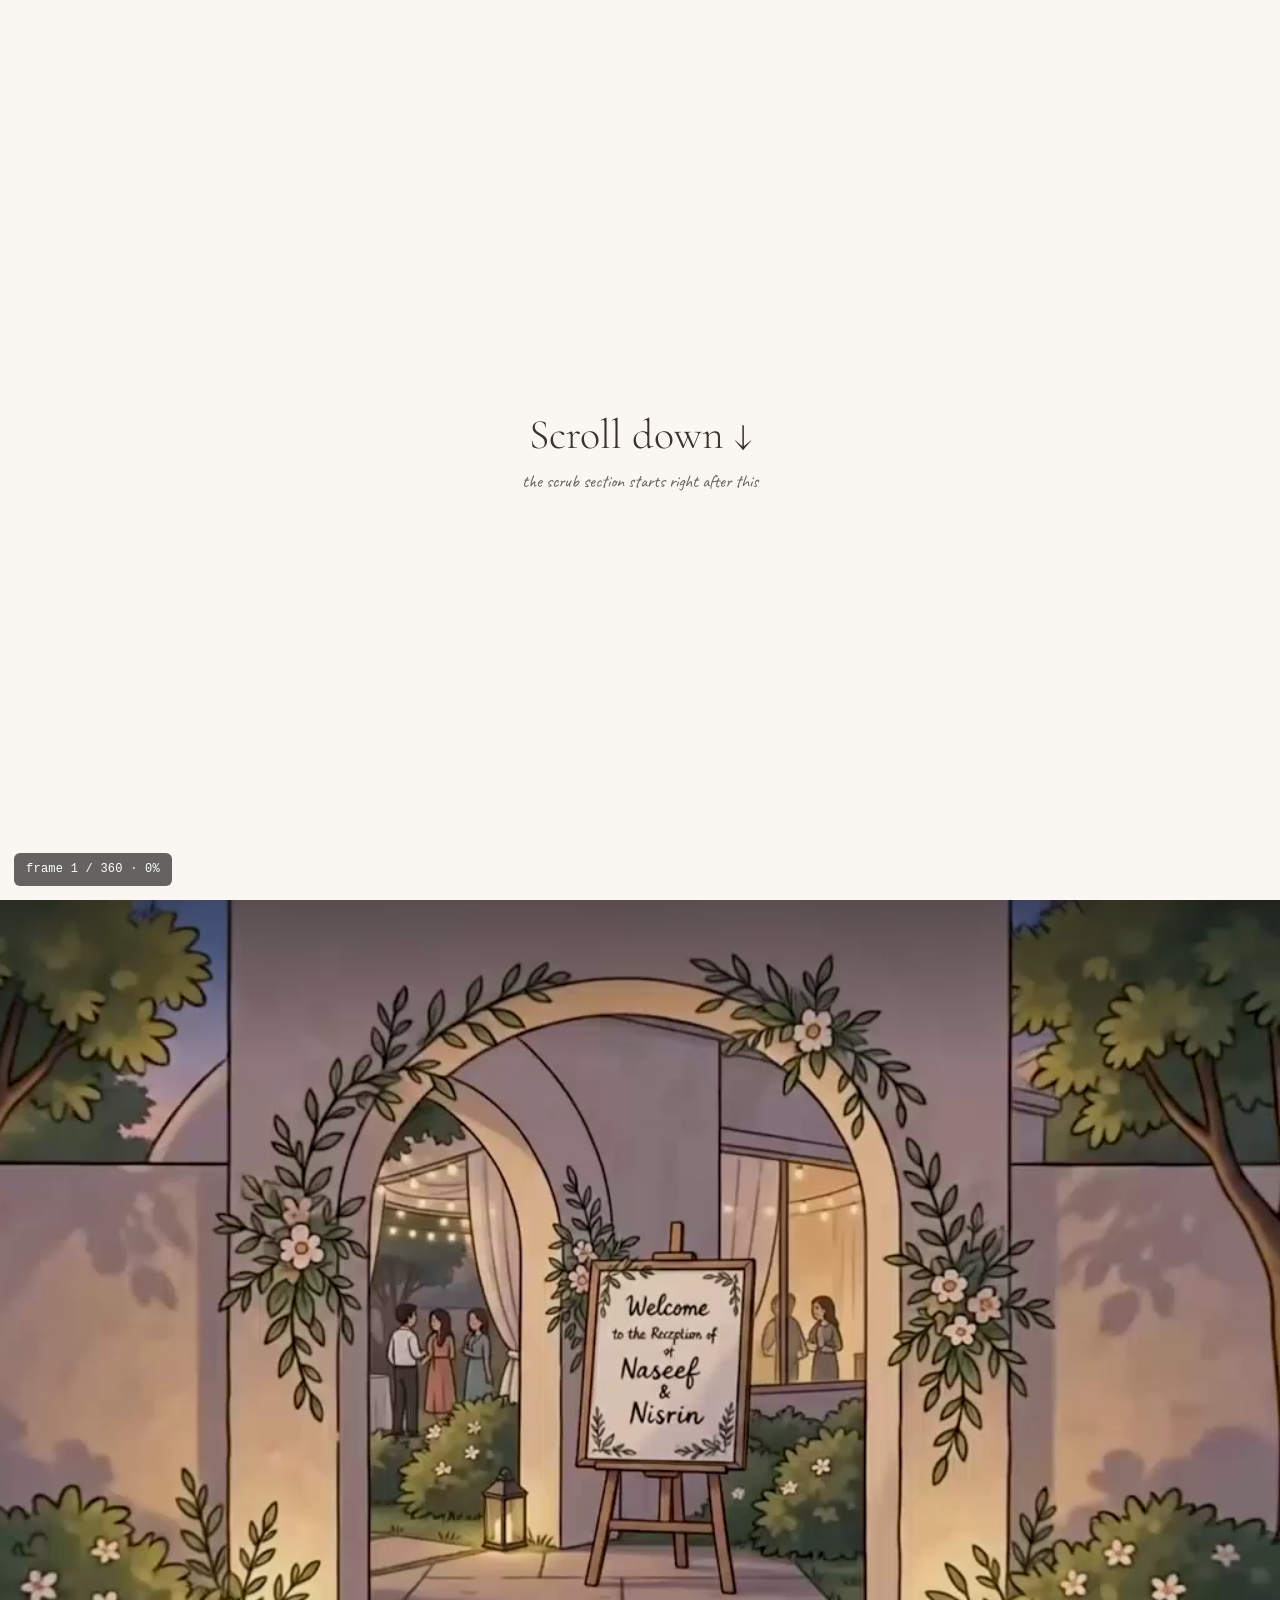
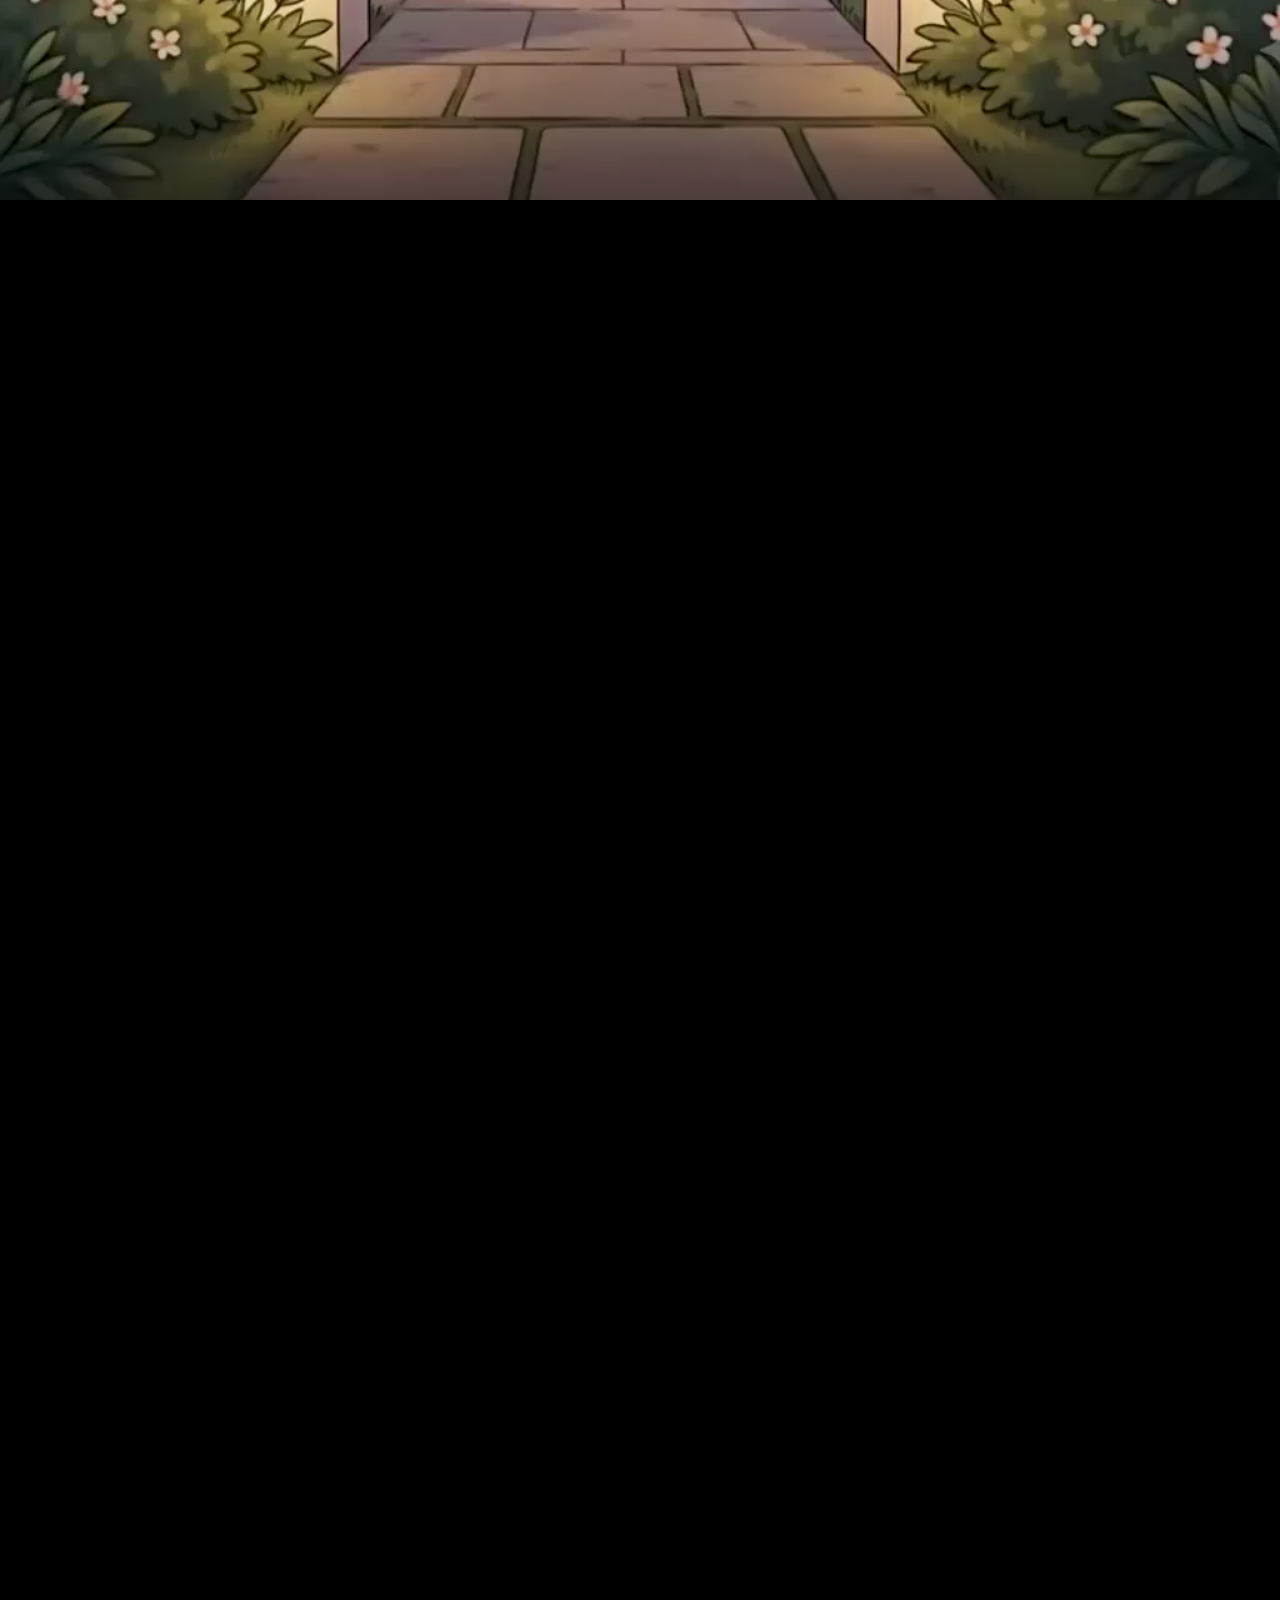
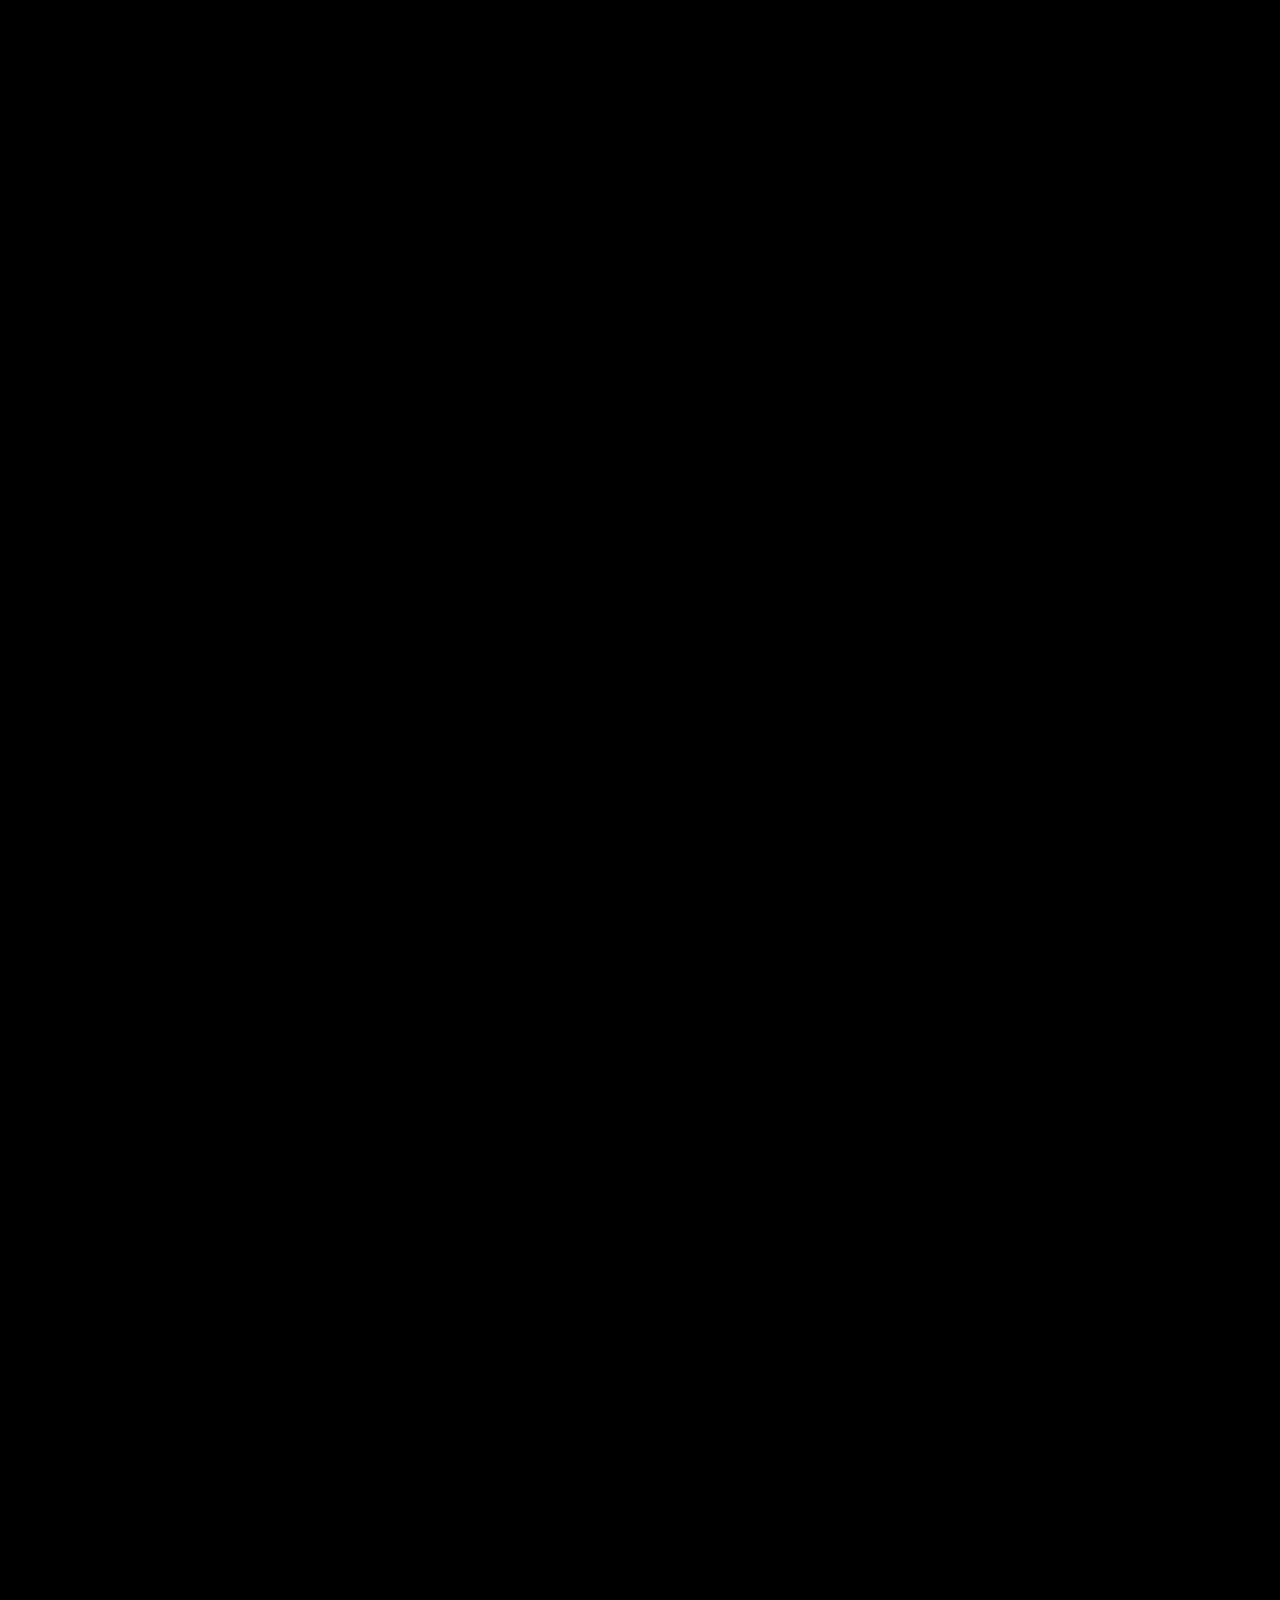
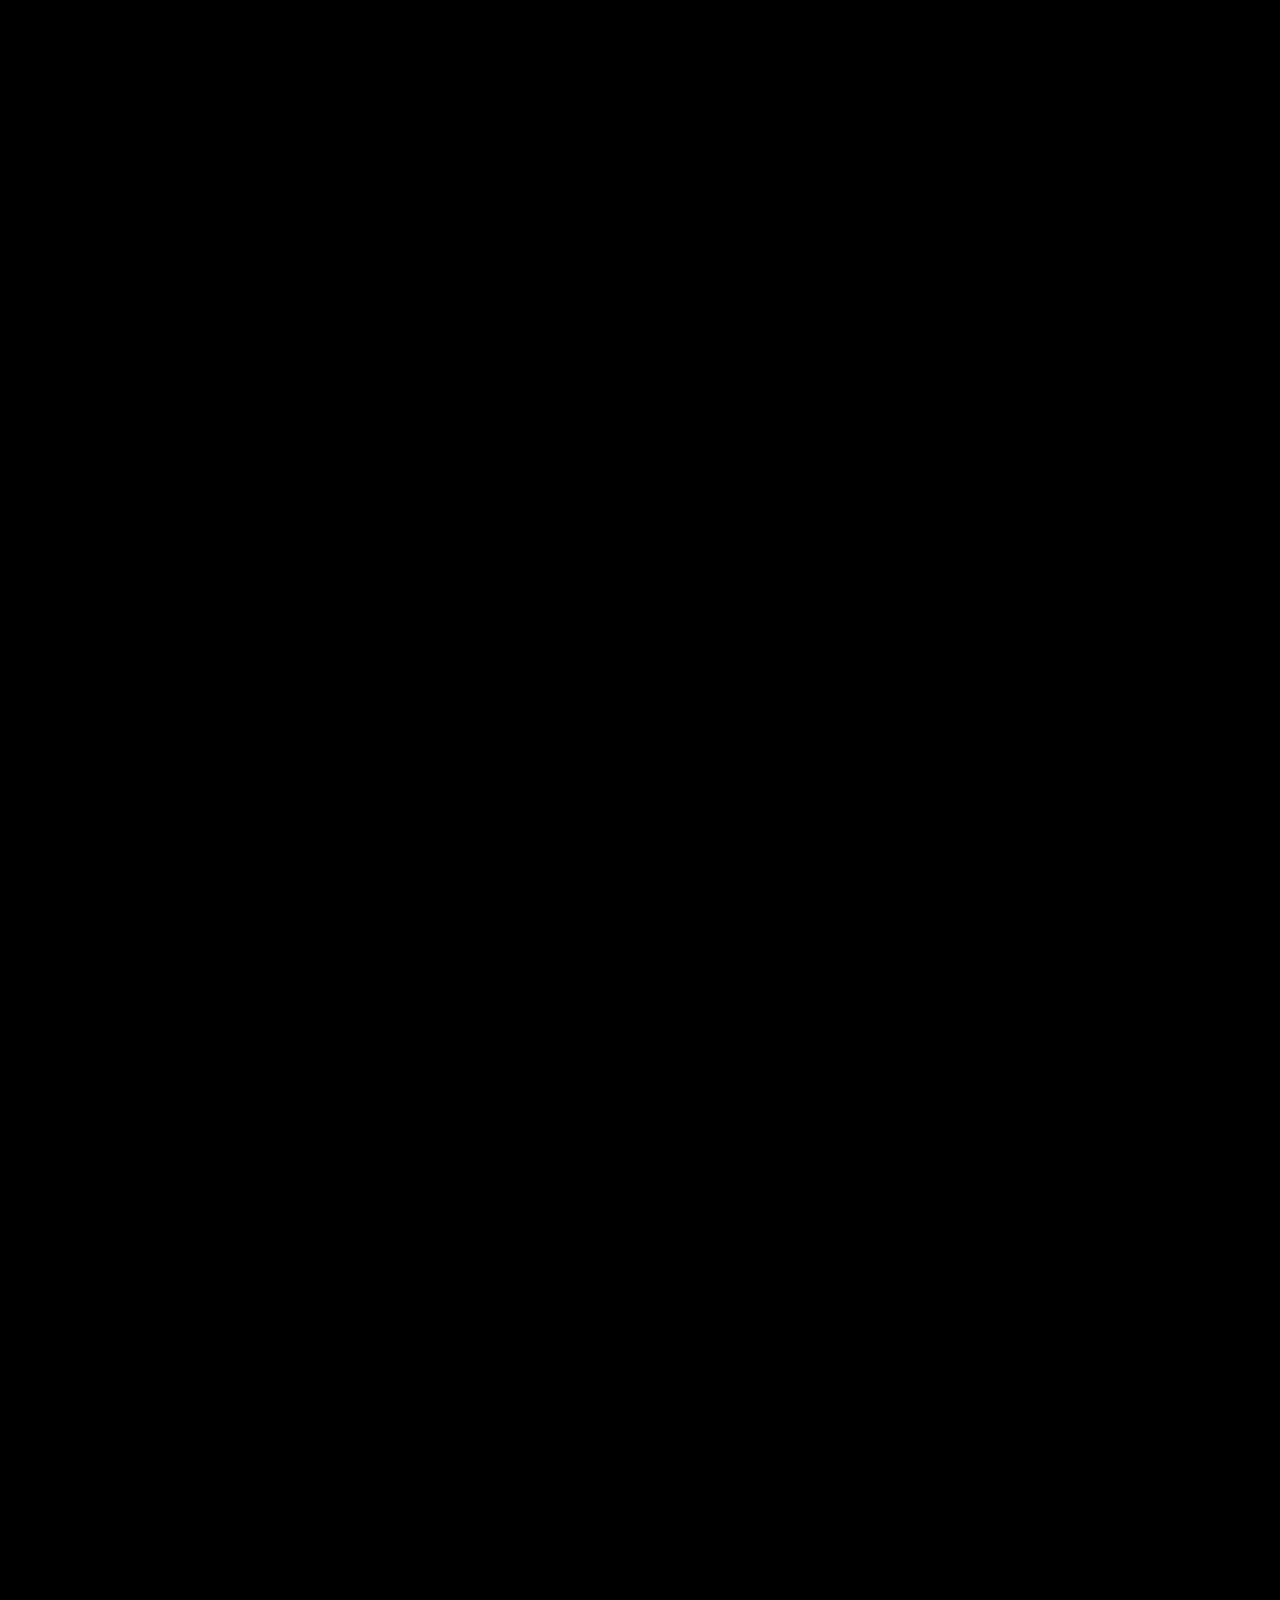
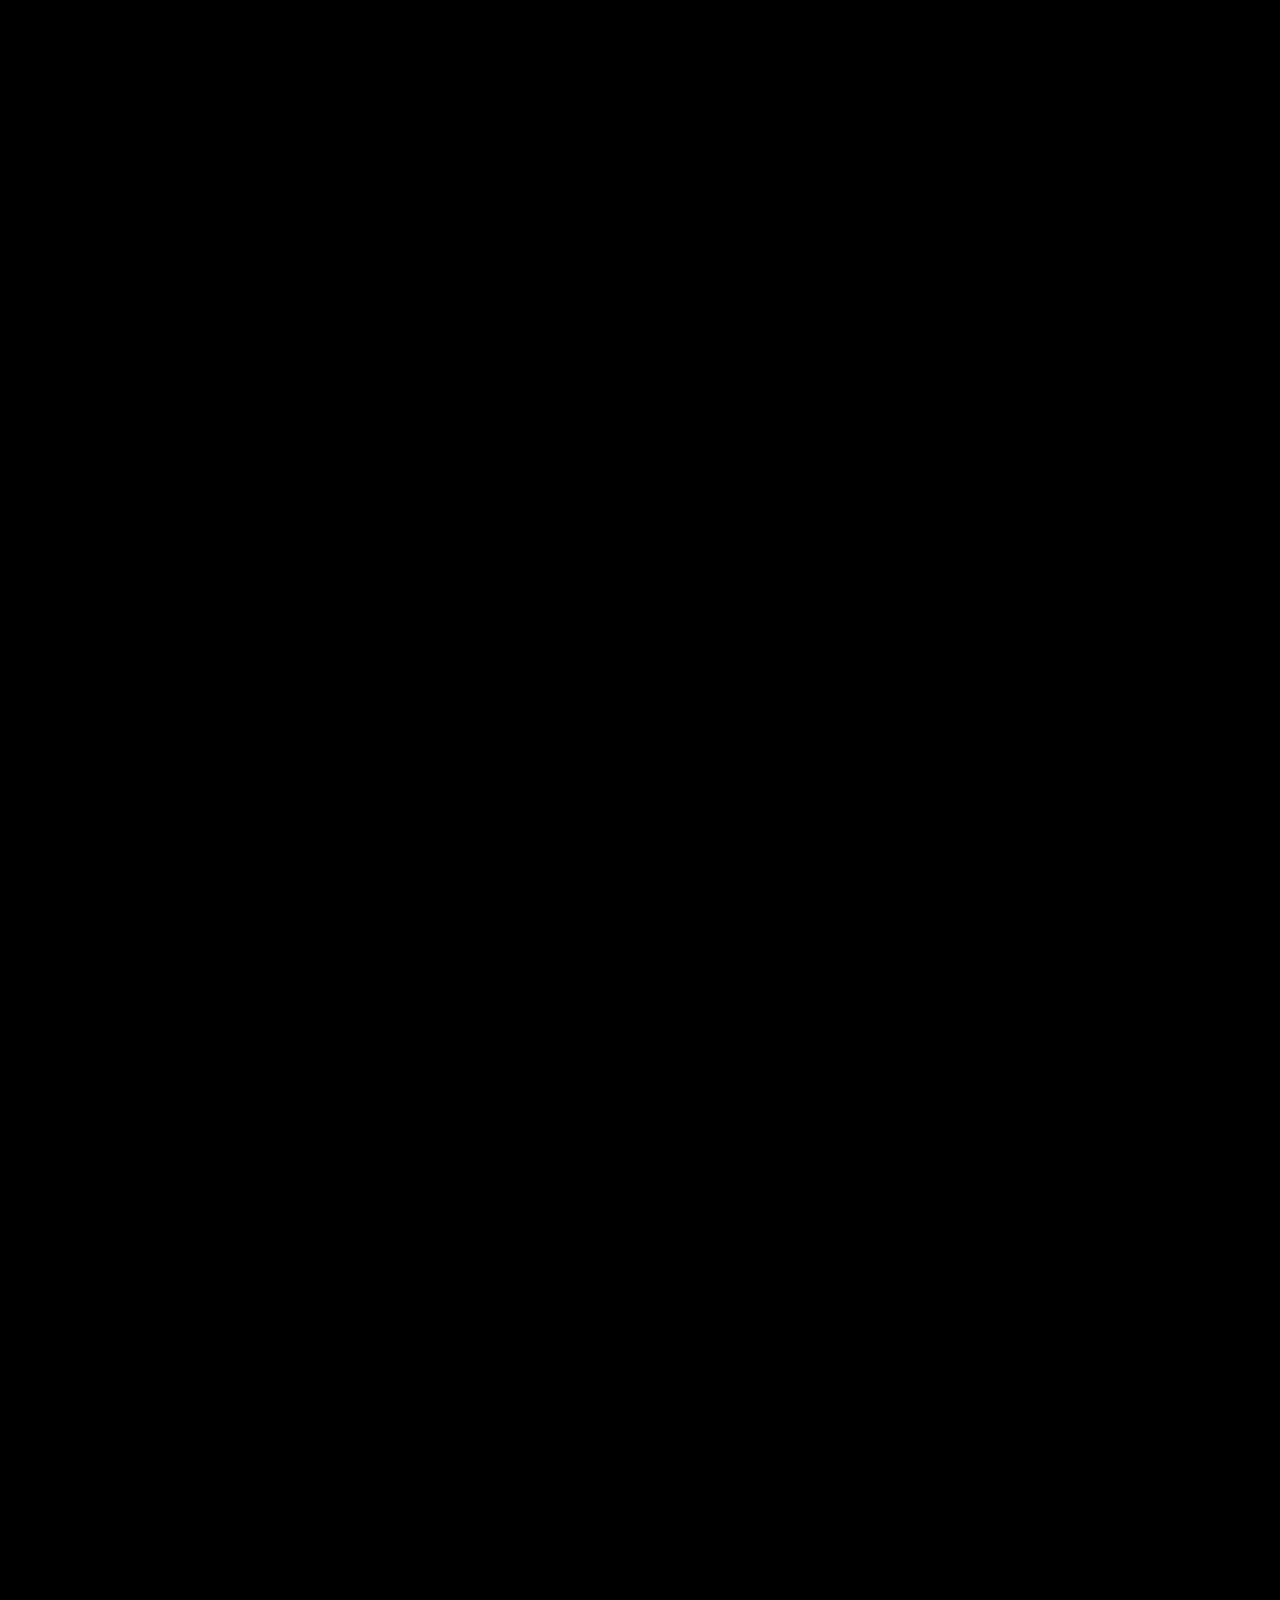
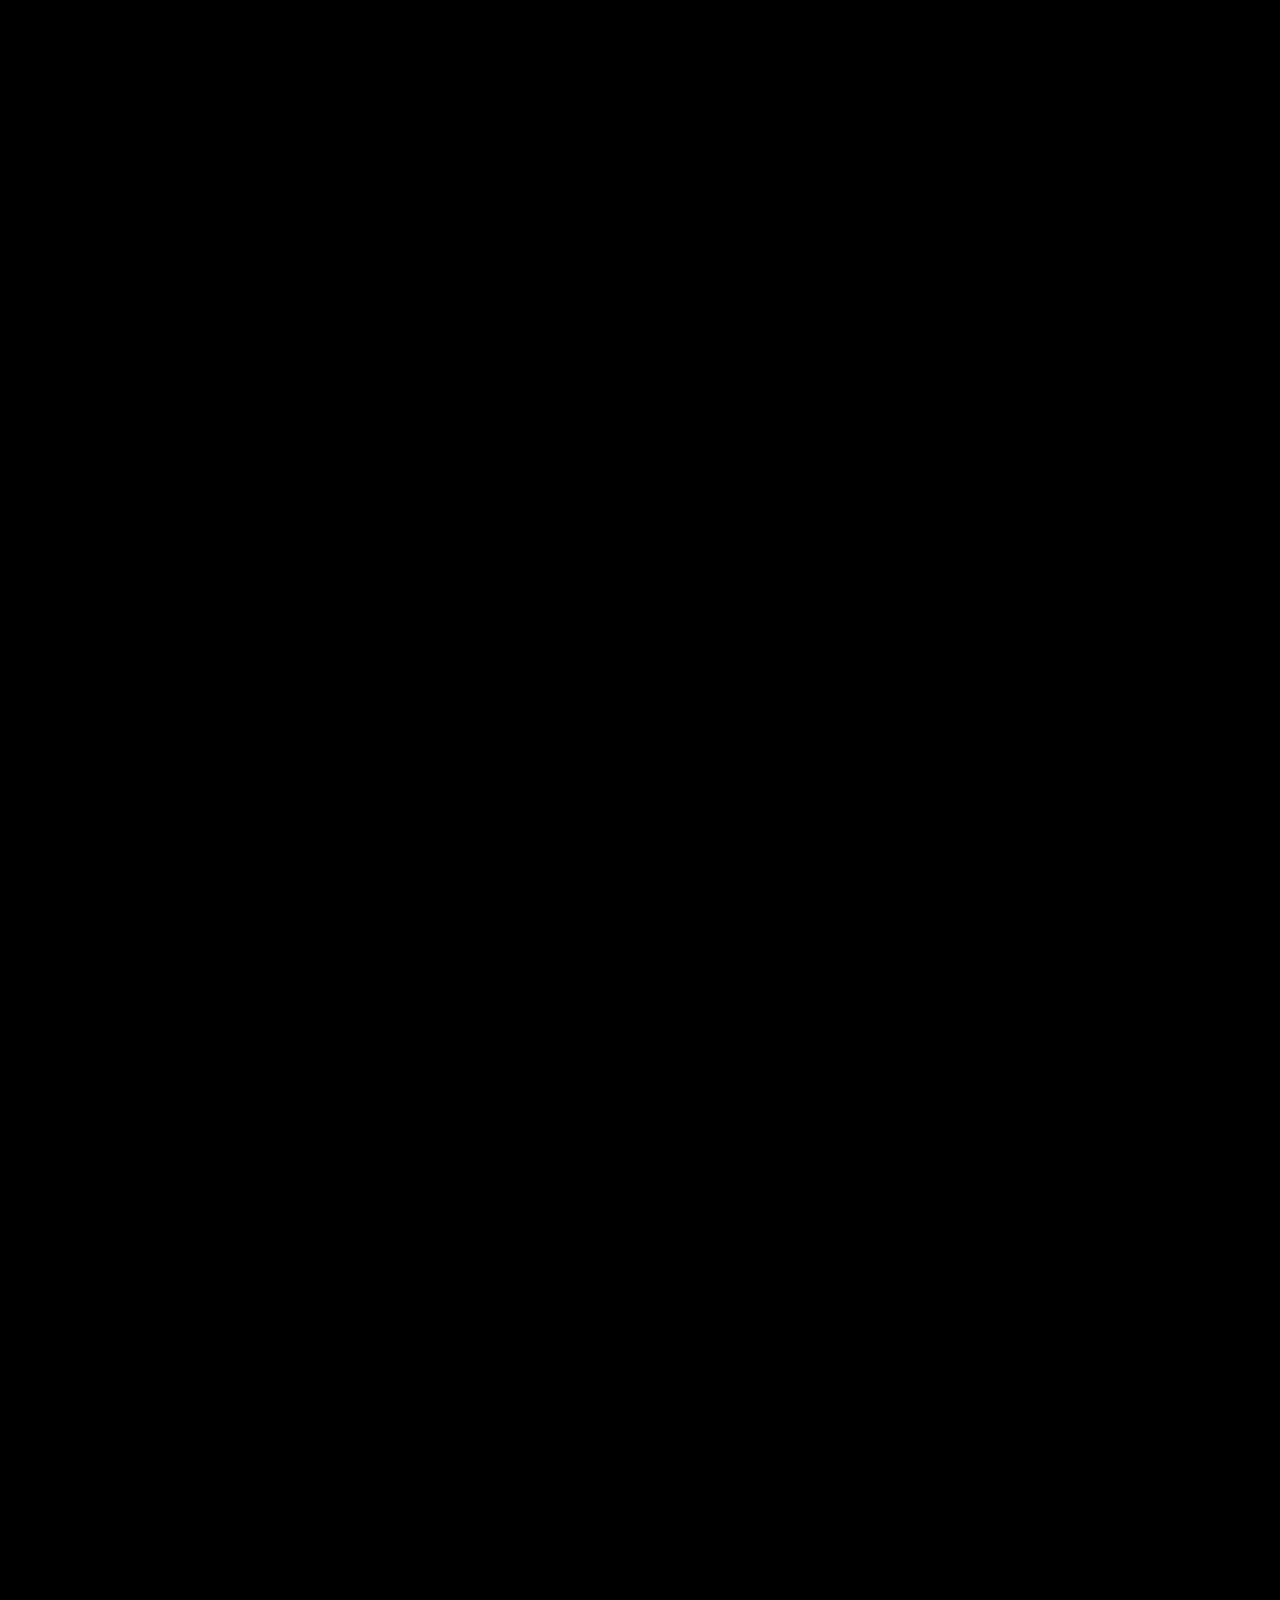
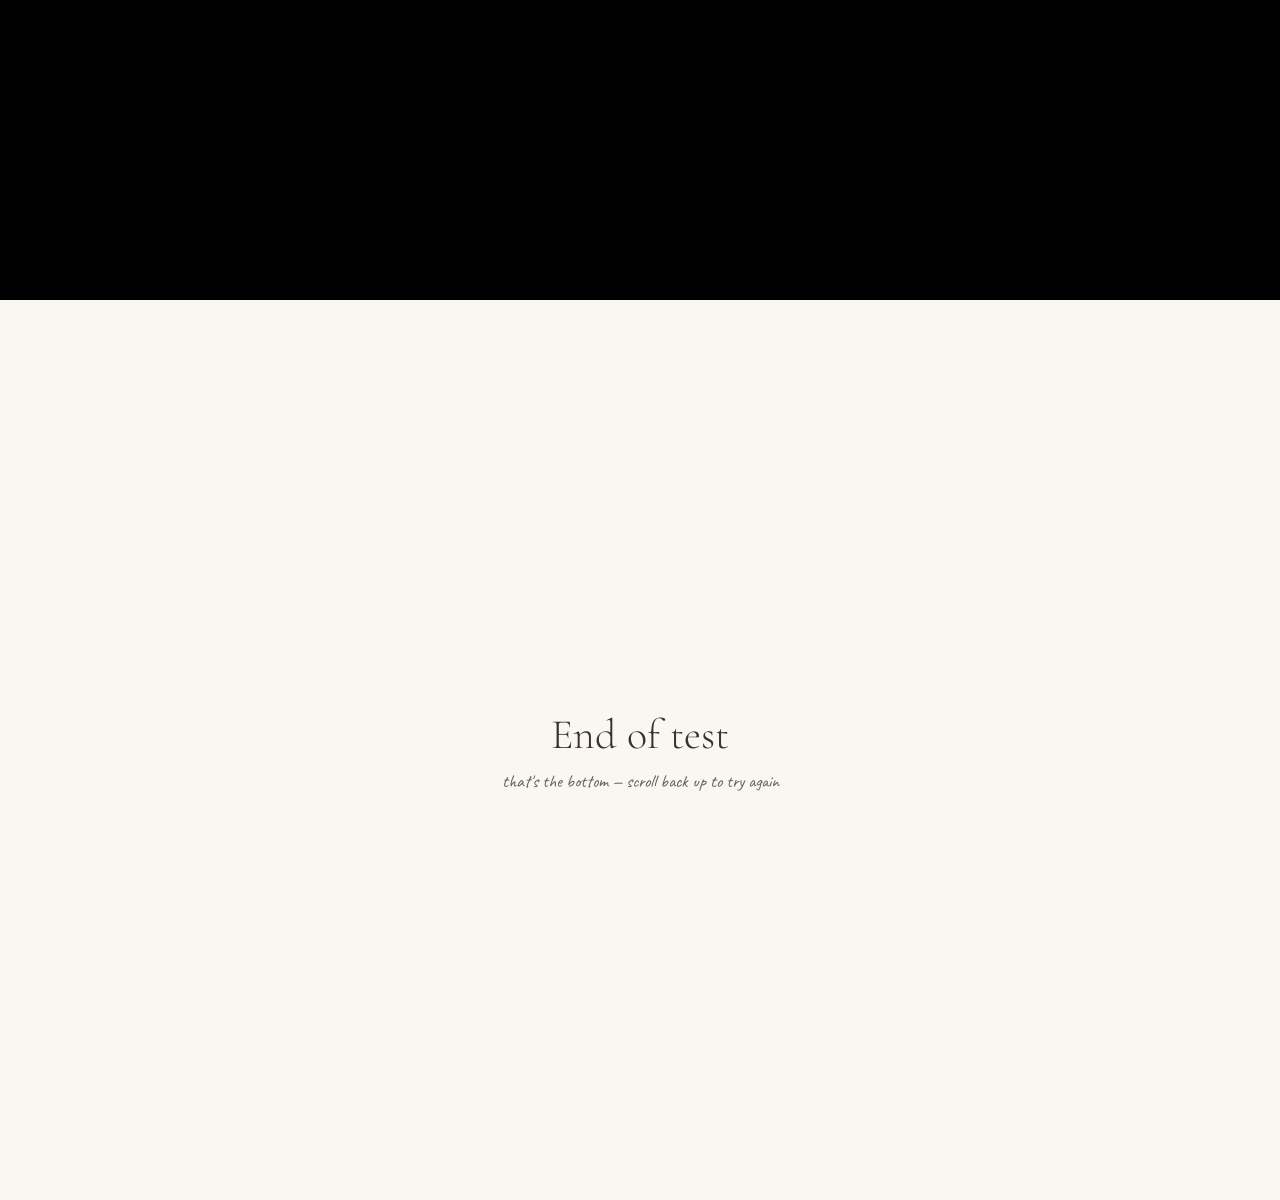
<file: index.html>
<!DOCTYPE html>
<html lang="en">
<head>
<meta charset="UTF-8">
<meta name="viewport" content="width=device-width, initial-scale=1.0, viewport-fit=cover">
<title>Scrub Test</title>
<link rel="preconnect" href="https://fonts.googleapis.com">
<link href="https://fonts.googleapis.com/css2?family=Cormorant+Garamond:ital,wght@0,300;1,400&family=Caveat:wght@600&display=swap" rel="stylesheet">
<style>
  :root{
    --cream:#FAF7F2; --ink:#3A332B; --ink-light:#6B6258; --terra:#C4714A;
    --fd:'Cormorant Garamond',Georgia,serif; --fh:'Caveat',cursive;
  }
  *{box-sizing:border-box}
  body{margin:0;background:var(--cream);font-family:var(--fd);color:var(--ink)}

  /* ── filler sections so you can scroll INTO and OUT OF the scrub area ── */
  .spacer{height:100vh;display:flex;align-items:center;justify-content:center;
    text-align:center;padding:40px}
  .spacer h1{font-weight:300;font-size:clamp(28px,7vw,42px);margin:0 0 10px}
  .spacer p{font-family:var(--fh);font-size:18px;color:var(--ink-light);margin:0}

  /* ── the scrub section itself ── */
  #scrub-section{height:1000vh;position:relative;background:#000}
  #scrub-sticky{position:sticky;top:0;height:100vh;width:100%;overflow:hidden;
    display:flex;align-items:center;justify-content:center;background:#000}
  #scrub-canvas{display:block;width:100%;height:100%}

  #scrub-vignette{position:absolute;inset:0;pointer-events:none;z-index:2;
    background:linear-gradient(to bottom,rgba(0,0,0,0.35) 0%,transparent 18%,
      transparent 78%,rgba(0,0,0,0.45) 100%)}

  #scrub-loader{position:absolute;inset:0;display:flex;flex-direction:column;
    align-items:center;justify-content:center;background:#000;color:#fff;
    transition:opacity 0.5s ease;z-index:5;gap:14px}
  #scrub-loader.hidden{opacity:0;pointer-events:none}
  #scrub-loader .lbl{font-family:var(--fh);font-size:18px;letter-spacing:0.04em}
  .loader-bar{width:160px;height:2px;background:rgba(255,255,255,0.2);
    border-radius:2px;overflow:hidden}
  .loader-fill{height:100%;width:0%;background:var(--terra);transition:width 0.15s ease}
  #scrub-loader .pct{font-size:12px;color:rgba(255,255,255,0.55);letter-spacing:0.08em}

  /* ── debug readout, remove this whole block once you're happy with the feel ── */
  #debug-hud{position:fixed;bottom:14px;left:14px;background:rgba(0,0,0,0.6);
    color:#fff;font:12px/1.4 'SF Mono',Consolas,monospace;padding:8px 12px;
    border-radius:6px;z-index:50;pointer-events:none;letter-spacing:0.02em}
</style>
</head>
<body>

  <div class="spacer">
    <div>
      <h1>Scroll down ↓</h1>
      <p>the scrub section starts right after this</p>
    </div>
  </div>

  <section id="scrub-section">
    <div id="scrub-sticky">
      <canvas id="scrub-canvas"></canvas>
      <div id="scrub-vignette"></div>
      <div id="scrub-loader">
        <div class="lbl">loading the scene…</div>
        <div class="loader-bar"><div class="loader-fill" id="loader-fill"></div></div>
        <div class="pct" id="loader-pct">0%</div>
      </div>
    </div>
  </section>

  <div class="spacer">
    <div>
      <h1>End of test</h1>
      <p>that's the bottom — scroll back up to try again</p>
    </div>
  </div>

  <div id="debug-hud">frame 1 / 360 · 0%</div>

<script>
(function(){
  // ── CONFIG ──────────────────────────────────────────────
  const TOTAL      = 360;                  // total number of frames
  const STEP = 1;
  const PAD         = 3;                   // 001.png, 002.png, ...
  const FRAME_PATH  = 'Frames_3/'; // relative to this html file

  const canvas      = document.getElementById('scrub-canvas');
  const ctx          = canvas.getContext('2d');
  const section      = document.getElementById('scrub-section');
  const loader        = document.getElementById('scrub-loader');
  const loaderFill   = document.getElementById('loader-fill');
  const loaderPct    = document.getElementById('loader-pct');
  const hud          = document.getElementById('debug-hud');

  const images = new Array(TOTAL);
  let loadedCount = 0;
  let currentFrame = 1;
  let ready = false;

  function pad(n){ return String(n).padStart(PAD,'0'); }

  // Draws a frame "cover" style so it always fills the screen without distortion,
  // matching what object-fit:cover would do for a <video>.
  function drawFrame(idx){
    const img = images[idx-1];
    if(!img || !img.complete || !img.naturalWidth) return;

    const dpr = Math.min(window.devicePixelRatio || 1, 2);
    const cw = canvas.clientWidth, ch = canvas.clientHeight;
    const wantW = Math.round(cw*dpr), wantH = Math.round(ch*dpr);
    if(canvas.width !== wantW || canvas.height !== wantH){
      canvas.width = wantW; canvas.height = wantH;
    }

    const iw = img.naturalWidth, ih = img.naturalHeight;
    const scale = Math.max(canvas.width/iw, canvas.height/ih);
    const dw = iw*scale, dh = ih*scale;
    const dx = (canvas.width-dw)/2, dy = (canvas.height-dh)/2;

    ctx.clearRect(0,0,canvas.width,canvas.height);
    ctx.drawImage(img, dx, dy, dw, dh);
  }

  function preload(){
    for(let i=1;i<=TOTAL;i++){
      const img = new Image();
      img.onload = img.onerror = function(){
        loadedCount++;
        const pct = Math.round((loadedCount/TOTAL)*100);
        loaderFill.style.width = pct+'%';
        loaderPct.textContent = pct+'%';
        if(i===1) drawFrame(1);
        if(loadedCount===TOTAL){
          ready = true;
          loader.classList.add('hidden');
          drawFrame(currentFrame); // jump to wherever the user already scrolled to
        }
      };
      img.src = FRAME_PATH + pad(i) + '.webp';
      images[i-1] = img;
    }
  }

  function getProgress(){
    const rect = section.getBoundingClientRect();
    const total = section.offsetHeight - window.innerHeight;
    if(total<=0) return 0;
    return Math.max(0, Math.min(1, -rect.top/total));
  }

  let ticking = false;
  function onScroll(){ if(!ticking){ ticking=true; requestAnimationFrame(update); } }

  function update(){
    ticking = false;
    const prog = getProgress();
    const raw = Math.min(TOTAL, Math.max(1, Math.round(prog*(TOTAL-1))+1));
    const idx = Math.max(1, Math.round(raw/STEP)*STEP);
    hud.textContent = `frame ${idx} / ${TOTAL} · ${Math.round(prog*100)}%`;
    if(idx !== currentFrame){
      currentFrame = idx;
      if(ready) drawFrame(idx);
    }
  }

  window.addEventListener('scroll', onScroll, {passive:true});
  window.addEventListener('resize', ()=>{ if(ready) drawFrame(currentFrame); });

  preload();
  update();
})();
</script>
</body>
</html>
</file>
